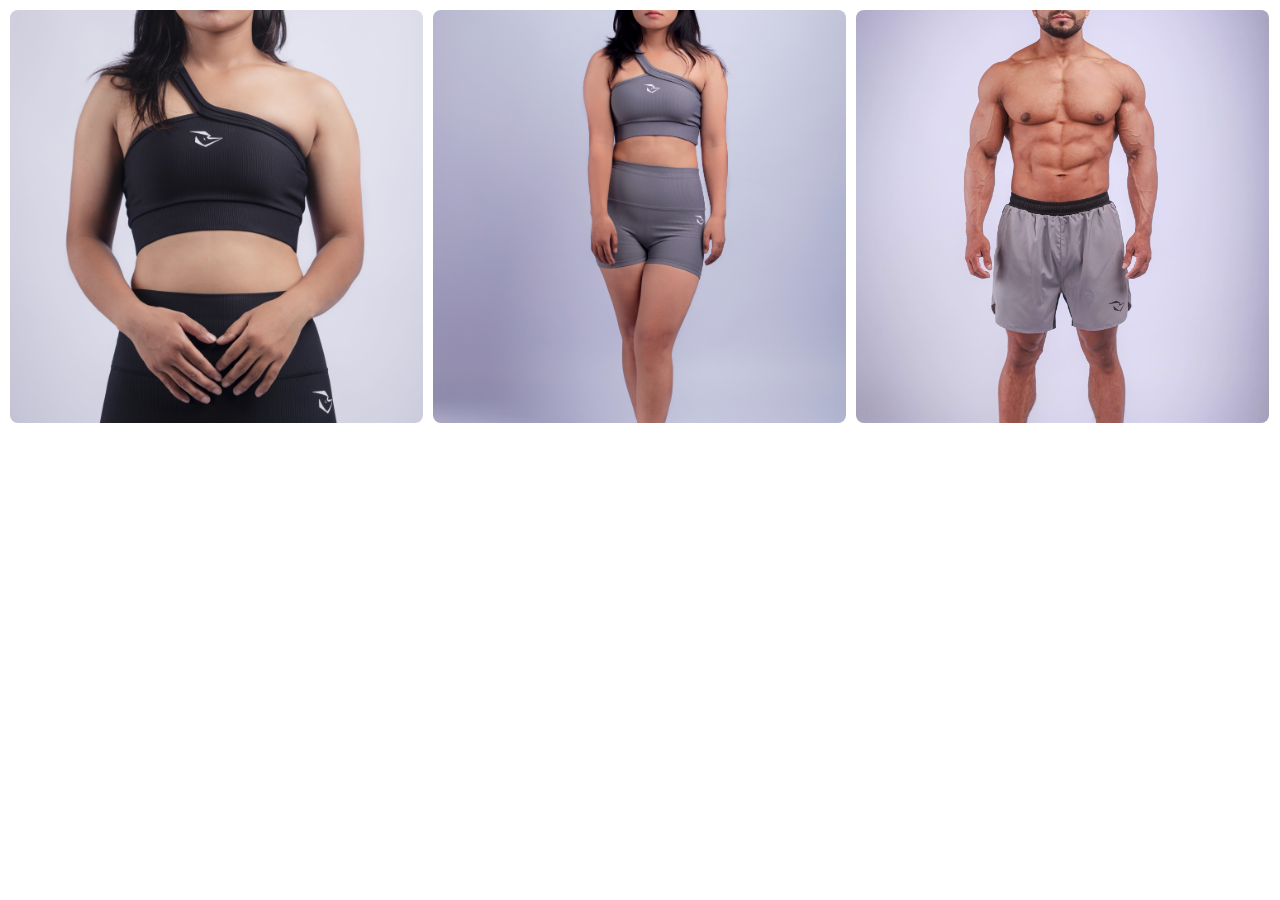
<file: addtocart.html>
<!DOCTYPE html>
<html lang="en">
<head>
    <meta charset="UTF-8">
    <meta name="viewport" content="width=device-width, initial-scale=1.0">
    <title>Responsive Image Gallery</title>
    <style>
        body {
            margin: 0;
            font-family: Arial, sans-serif;
        }

        .container {
            display: flex;
            gap: 10px;
            padding: 10px;
            overflow: hidden;
        }

        .image-container {
            display: flex;
            width: 100%;
        }

        .image-container img {
            height: auto;
            border-radius: 8px;
            flex-shrink: 0; 
        }

    
        @media (max-width: 767px) {
            .image-container {
                overflow-x: scroll;
                scroll-snap-type: x mandatory;
                -webkit-overflow-scrolling: touch;
            }

            .image-container img {
                scroll-snap-align: start;
            }

            .image-container img:first-child {
                width: 80%; 
                gap: 20px;
                padding-right: 20px;
            }

            .image-container img:nth-child(2) {
                width: 80%; 
                object-fit: cover;
                padding-right:20px ; 
              
            }

            .image-container img:nth-child(3) {
                width: 100%; 
            }
        }

        /* Tablet and Larger Screens */
        @media (min-width: 768px) {
            .image-container {
                overflow: hidden;
                gap: 10px; 
            }

            .image-container img {
                width: calc(33.33% - 7px); 
            }
        }
    </style>
</head>
<body>
    <div class="container">
        <div class="image-container">
            <img src="images/shop.jpg" >
            <img src="images/shop1.jpg" >
            <img src="images/shop3.jpeg" >
        </div>
    </div>

    <script>
        const imageContainer = document.querySelector('.image-container');

        let isSwiping = false;
        let startX = 0;
        let scrollLeft = 0;

        imageContainer.addEventListener('touchstart', (e) => {
            if (e.touches.length === 2) { // Detect two-finger touch
                isSwiping = true;
                startX = e.touches[0].pageX - imageContainer.offsetLeft;
                scrollLeft = imageContainer.scrollLeft;
            }
        });

        imageContainer.addEventListener('touchmove', (e) => {
            if (!isSwiping) return;
            e.preventDefault();
            const x = e.touches[0].pageX - imageContainer.offsetLeft;
            const walk = (x - startX) * 2; // Adjust swipe sensitivity
            imageContainer.scrollLeft = scrollLeft - walk;
        });

        imageContainer.addEventListener('touchend', () => {
            isSwiping = false;
        });
    </script>
</body>
</html>
</file>
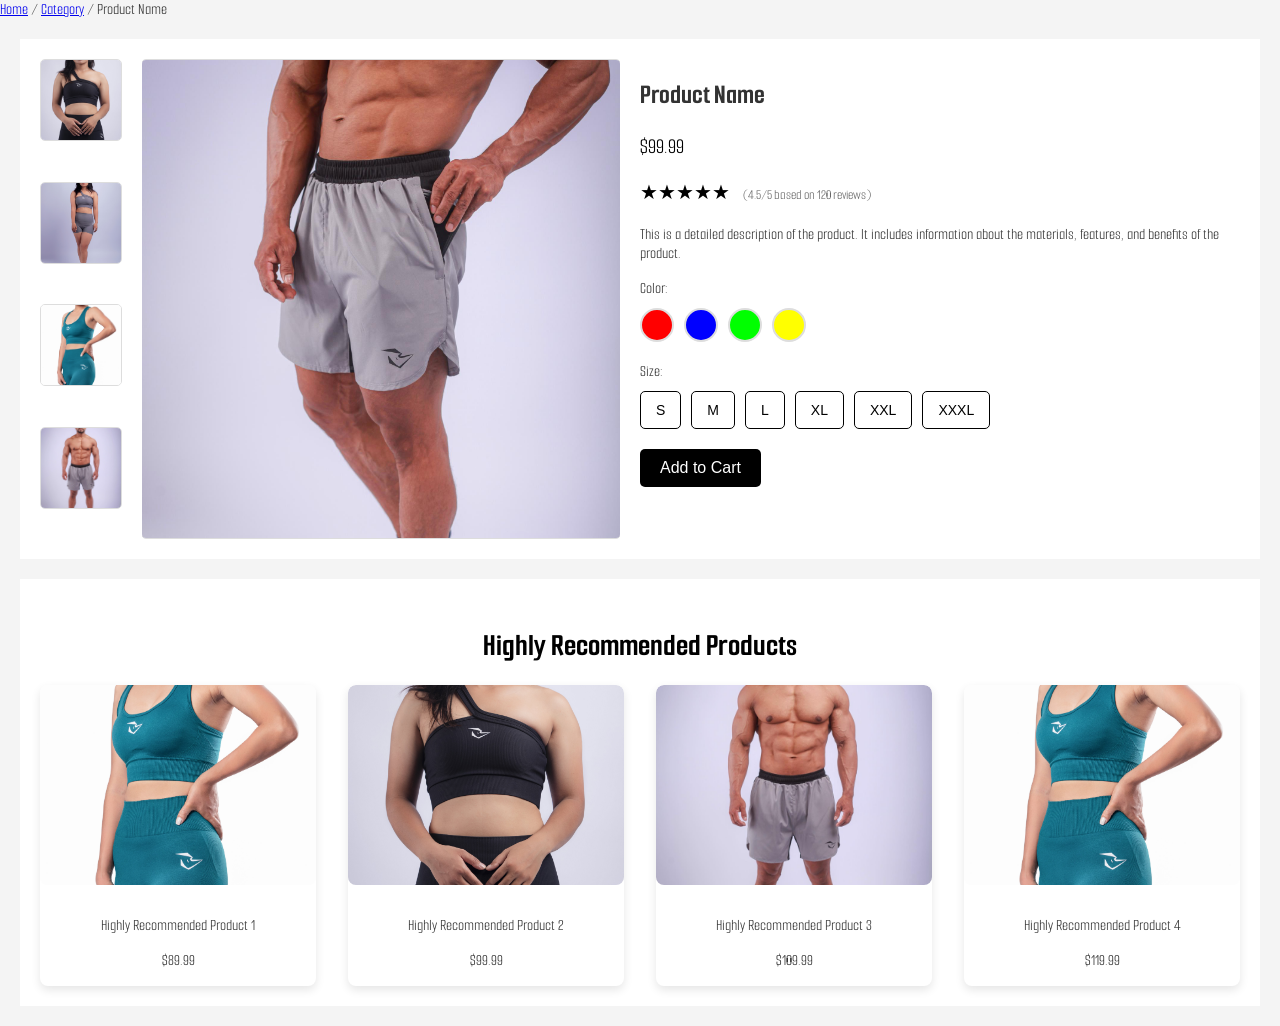
<file: cart.html>
<!DOCTYPE html>
<html lang="en">
<head>
    <meta charset="UTF-8">
    <meta name="viewport" content="width=device-width, initial-scale=1.0">
    <title>Product Page</title>
    <link href="https://fonts.googleapis.com/css2?family=Smooch+Sans&display=swap" rel="stylesheet">
    <style>
        /* Global Styles */
        body {
            font-family: 'Smooch Sans', sans-serif;
            margin: 0;
            padding: 0;
            background-color: #f4f4f4;
            color: #333;
        }

        /* Product Container */
        .product-container {
            display: flex;
            flex-wrap: wrap;
            padding: 20px;
            max-width: 1200px;
            margin: 20px auto;
            background-color: #fff;
        }

        .product-images {
    display: flex;
    gap: 20px;
    flex: 1;
}

        /* Thumbnail Images Section */
        .thumbnail-images {
    display: flex;
    flex-wrap: wrap; /* Allow thumbnails to wrap */
    gap: 10px; /* Space between thumbnails */
    flex: 0 0 80px;
    justify-content: flex-start; /* Ensure they align at the start */
}
.thumbnail-images img {
    width: 80px;
    height: 80px;
    border: 1px solid #ddd;
    border-radius: 5px;
    cursor: pointer;
    object-fit: cover;
}

        /* Main Image Container */
        .main-image {
            flex: 1;
            max-width: 500px;
            min-width: 200px;
            overflow: hidden;
            position: relative;
            display: flex;
            justify-content: center;
            align-items: center;
        }

        .main-image img {
            width: 100%;
            height: auto;
            border: 1px solid #ddd;
            border-radius: 5px;
            transition: transform 0.3s ease;
        }

        /* Zoom Effect on Hover */
        .main-image:hover img {
            transform: scale(1.2);
        }

        /* Product Details Section */
        .product-details {
            flex: 1;
            padding: 0 20px;
        }

        .product-details h1 {
            font-size: 28px;
            margin-bottom: 10px;
        }

        .product-details .price {
            font-size: 22px;
            color: #000;
            margin-bottom: 20px;
        }

        /* Star Ratings */
        .star-ratings {
            margin-bottom: 20px;
        }

        .star-ratings .stars {
            color: #000;
            font-size: 20px;
        }

        .star-ratings .rating-count {
            color: #666;
            font-size: 14px;
            margin-left: 10px;
        }

        /* Color Options */
        .color-options {
            margin-bottom: 20px;
        }

        .color-options label {
            font-size: 16px;
            margin-right: 10px;
        }

        .color-swatches {
            display: flex;
            gap: 10px;
            margin-top: 10px;
        }

        .color-swatch {
            width: 30px;
            height: 30px;
            border-radius: 50%;
            cursor: pointer;
            border: 2px solid #ddd;
        }

        .color-swatch.red {
            background-color: #ff0000;
        }

        .color-swatch.blue {
            background-color: #0000ff;
        }

        .color-swatch.green {
            background-color: #00ff00;
        }

        .color-swatch.yellow {
            background-color: #ffff00;
        }

        .color-swatch.selected {
            border: 2px solid #000;
        }

        /* Size Options */
        .size-options {
            margin-bottom: 20px;
        }

        .size-options label {
            font-size: 16px;
            margin-right: 10px;
        }

        .size-buttons {
            display: flex;
            gap: 10px;
            margin-top: 10px;
        }

        .size-button {
            padding: 10px 15px;
            border: 1px solid #000;
            background-color: #fff;
            cursor: pointer;
            border-radius: 5px;
            font-size: 14px;
            color: #000;
        }

        .size-button.selected {
            background-color: #000;
            color: #fff;
        }

        /* Add to Cart Button */
        .add-to-cart {
            background-color: #000;
            color: #fff;
            padding: 10px 20px;
            border: none;
            border-radius: 5px;
            font-size: 16px;
            cursor: pointer;
        }

        .add-to-cart:hover {
            background-color: #333;
        }

        /* Highly Recommended Products Section */
        .highly-recommended {
            max-width: 1200px;
            margin: 20px auto;
            padding: 20px;
            background-color: #fff;
        }

        .highly-recommended h2 {
            font-family: 'Smooch Sans', sans-serif;
            font-size: 32px;
            margin-bottom: 20px;
            text-align: center;
            color: #000;
        }

        .highly-recommended-grid {
            display: flex;
            gap: 20px;
            justify-content: space-between;
            flex-wrap: wrap;
        }

        .highly-recommended-product {
            text-align: center;
            width: 23%;
            box-shadow: 0 4px 10px rgba(0, 0, 0, 0.1);
            border-radius: 8px;
            transition: transform 0.3s ease, box-shadow 0.3s ease;
            overflow: hidden;
        }

        .highly-recommended-product:hover {
            transform: translateY(-5px);
            box-shadow: 0 8px 20px rgba(0, 0, 0, 0.15);
        }

        .highly-recommended-product img {
            width: 100%;
            height: 200px;
            object-fit: cover;
            border-radius: 8px;
            margin-bottom: 10px;
            transition: transform 0.3s ease;
            overflow: hidden; /* Prevents the zoomed part of the image from overflowing */
        }

        /* Zoom effect for "Highly Recommended" Images */
        .highly-recommended-product:hover img {
            transform: scale(1.2); /* Zoom in effect */
        }

        /* Media Queries for Responsiveness */
        @media (max-width: 768px) {
            .product-container {
                flex-direction: column;
            }

            .product-images {
                flex-direction: column;
                align-items: center;
            }

            .thumbnail-images {
                margin-bottom: 20px;
                display: flex;
                justify-content: center;
            }

            .main-image {
                width: 100%;
                max-width: 100%;
                margin-bottom: 20px;
            }

            .you-might-also-like-grid,
            .highly-recommended-grid {
                flex-direction: column;
                align-items: center;
            }

            .you-might-also-like-product,
            .highly-recommended-product {
                width: 80%;
            }
        }

        @media (max-width: 480px) {
            .product-details h1 {
                font-size: 20px;
            }

            .product-details .price {
                font-size: 18px;
            }

            .star-ratings .stars {
                font-size: 16px;
            }

            .size-button {
                padding: 8px 12px;
            }

            .add-to-cart {
                font-size: 14px;
            }

            .highly-recommended-product {
                width: 90%;
                margin-bottom: 20px;
            }

            .main-image img {
                width: 100%;
            }
        }
    </style>
</head>
<body>
    <!-- Breadcrumbs -->
    <div class="breadcrumbs">
        <a href="#">Home</a> / <a href="#">Category</a> / <span>Product Name</span>
    </div>

    <!-- Product Container -->
    <div class="product-container">
        <!-- Product Images Section -->
        <div class="product-images">
            <!-- Thumbnail Images on the Left -->
            <div class="thumbnail-images">
                <img src="images/shop.jpg" alt="Product View 1">
                <img src="images/shop1.jpg" alt="Product View 2">
                <img src="images/shop2.jpg" alt="Product View 3">
                <img src="images/shop3.jpeg" alt="Product View 4">
            </div>

            <!-- Main Image -->
            <div class="main-image">
                <img src="images/shop4.jpeg" alt="Main Product Image">
            </div>
        </div>

        <!-- Product Details Section -->
        <div class="product-details">
            <h1>Product Name</h1>
            <p class="price">$99.99</p>

            <!-- Star Ratings -->
            <div class="star-ratings">
                <span class="stars">★★★★★</span>
                <span class="rating-count">(4.5/5 based on 120 reviews)</span>
            </div>

            <p class="description">This is a detailed description of the product. It includes information about the materials, features, and benefits of the product.</p>

            <!-- Color Options -->
            <div class="color-options">
                <label>Color:</label>
                <div class="color-swatches">
                    <div class="color-swatch red" data-color="red"></div>
                    <div class="color-swatch blue" data-color="blue"></div>
                    <div class="color-swatch green" data-color="green"></div>
                    <div class="color-swatch yellow" data-color="yellow"></div>
                </div>
            </div>

            <!-- Size Options -->
            <div class="size-options">
                <label>Size:</label>
                <div class="size-buttons">
                    <button class="size-button" data-size="S">S</button>
                    <button class="size-button" data-size="M">M</button>
                    <button class="size-button" data-size="L">L</button>
                    <button class="size-button" data-size="XL">XL</button>
                    <button class="size-button" data-size="XXL">XXL</button>
                    <button class="size-button" data-size="XXXL">XXXL</button>
                </div>
            </div>

            <!-- Add to Cart Button -->
            <button class="add-to-cart">Add to Cart</button>
        </div>
    </div>

    <!-- Highly Recommended Products Section -->
    <div class="highly-recommended">
        <h2>Highly Recommended Products</h2>
        <div class="highly-recommended-grid">
            <div class="highly-recommended-product">
                <img src="images/img1.jpg" alt="Recommended Product 1">
                <p>Highly Recommended Product 1</p>
                <p class="price">$89.99</p>
            </div>
            <div class="highly-recommended-product">
                <img src="images/img2.jpg" alt="Recommended Product 2">
                <p>Highly Recommended Product 2</p>
                <p class="price">$99.99</p>
            </div>
            <div class="highly-recommended-product">
                <img src="images/shop3.jpeg" alt="Recommended Product 3">
                <p>Highly Recommended Product 3</p>
                <p class="price">$109.99</p>
            </div>
            <div class="highly-recommended-product">
                <img src="images/shop2.jpg" alt="Recommended Product 4">
                <p>Highly Recommended Product 4</p>
                <p class="price">$119.99</p>
            </div>
        </div>
    </div>

</body>
</html>
</file>
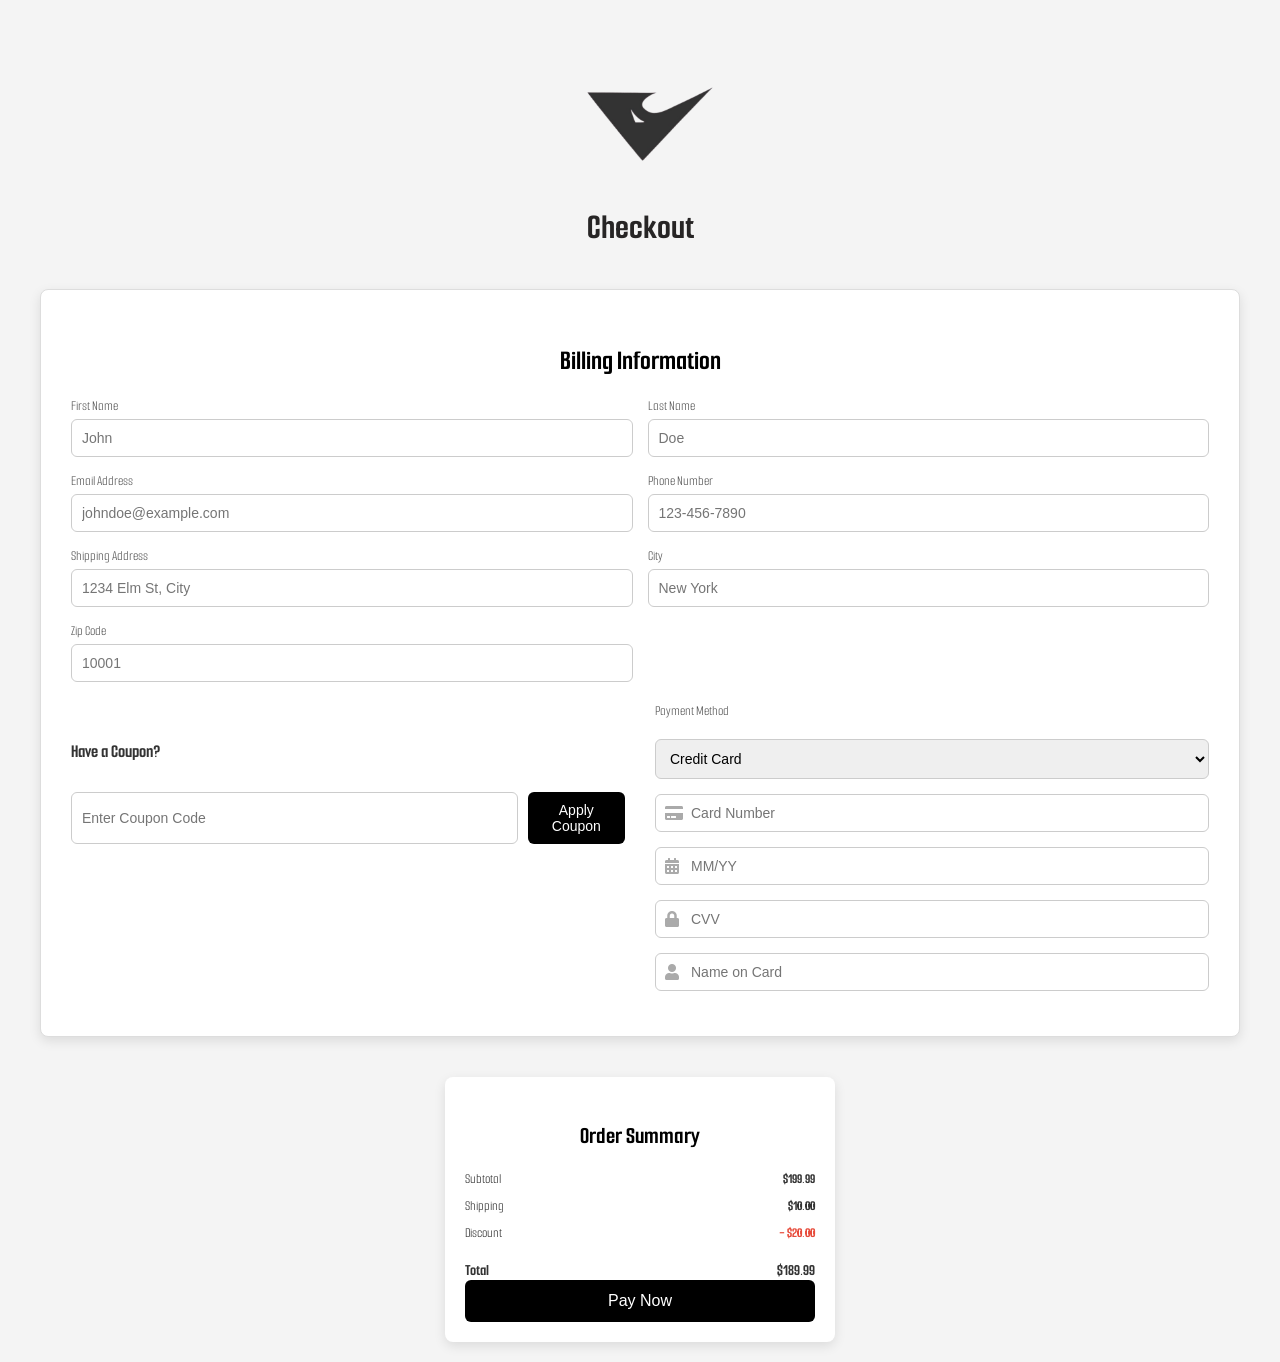
<file: checkout.html>
<!DOCTYPE html>
<html lang="en">
<head>
    <meta charset="UTF-8">
    <meta name="viewport" content="width=device-width, initial-scale=1.0">
    <title>Checkout Page</title>
    <link href="https://fonts.googleapis.com/css2?family=Smooch+Sans&display=swap" rel="stylesheet">
    <link href="https://cdnjs.cloudflare.com/ajax/libs/font-awesome/5.15.4/css/all.min.css" rel="stylesheet">
    <style>
        /* Global Styles */
        body {
            font-family: 'Smooch Sans', sans-serif;
            background-color: #f4f4f4;
            margin: 0;
            padding: 0;
            color: #333;
        }

        .container {
            width: 100%;
            max-width: 1200px;
            margin: 0 auto;
            padding: 20px;
        }

        /* Header */
        .header {
            text-align: center;
            padding: 40px 0;
         
            color: #272525;
        }

        .header h1 {
            font-size: 36px;
            margin: 0;
        }

        /* Checkout Form */
        .checkout-form {
            background-color: #fff;
            padding: 30px;
            box-shadow: 0 4px 12px rgba(0, 0, 0, 0.1);
            border-radius: 8px;
            margin-bottom: 40px;
            border: 1px solid #ddd;
        }

        .checkout-form h2 {
            font-size: 28px;
            margin-bottom: 20px;
            text-align: center;
            color: #000;
        }

        /* Compact Form Fields */
        .form-grid {
            display: grid;
            grid-template-columns: repeat(2, 1fr);
            gap: 15px;
            margin-bottom: 20px;
        }

        .input-group {
            margin-bottom: 0; /* Remove extra margin */
        }

        .input-group label {
            display: block;
            font-size: 14px;
            margin-bottom: 5px;
            color: #555;
        }

        .input-group input,
        .input-group select {
            width: 100%;
            padding: 10px;
            font-size: 14px;
            border: 1px solid #ccc;
            border-radius: 6px;
            box-sizing: border-box;
        }

        .input-group input:focus,
        .input-group select:focus {
            outline: none;
            border-color: #000;
        }

        /* Payment Section */
        .payment-section {
            display: flex;
            gap: 30px;
            justify-content: space-between;
            margin-top: 20px;
        }

        .payment-method {
            flex: 1;
            display: flex;
            flex-direction: column;
            gap: 15px;
        }

        .payment-method label {
            display: block;
            font-size: 14px;
            margin-bottom: 5px;
            color: #555;
        }

        .payment-method select {
            padding: 10px;
            font-size: 14px;
            border-radius: 6px;
            border: 1px solid #ccc;
        }

        .card-details .input-with-icon {
            position: relative;
            margin-bottom: 15px;
        }

        .card-details input {
            width: 100%;
            padding: 10px 10px 10px 35px; /* Added padding for icon */
            font-size: 14px;
            border: 1px solid #ccc;
            border-radius: 6px;
            box-sizing: border-box;
        }

        .card-details .input-with-icon i {
            position: absolute;
            top: 50%;
            left: 10px;
            font-size: 16px;
            color: #aaa;
            transform: translateY(-50%);
        }

        /* Coupon Code Section */
        .coupon-section {
            flex: 1;
            margin-top: 20px;
            display: flex;
            flex-direction: column;
            gap: 10px;
        }

        .coupon-input-group {
            display: flex;
            gap: 10px;
        }

        .coupon-input-group input {
            width: 100%;
            padding: 10px;
            font-size: 14px;
            border-radius: 6px;
            border: 1px solid #ccc;
        }

        .coupon-input-group button {
            padding: 10px 15px;
            background-color: #000;
            color: white;
            font-size: 14px;
            border: none;
            border-radius: 6px;
            cursor: pointer;
            transition: background-color 0.3s ease;
        }

        .coupon-input-group button:hover {
            background-color: #333;
        }

        /* Order Summary */
        .order-summary {
            background-color: #fff;
            padding: 20px;
            box-shadow: 0 4px 12px rgba(0, 0, 0, 0.1);
            border-radius: 8px;
            width: 350px;
            margin-left: auto;
            margin-right: auto;
        }

        .order-summary h3 {
            font-size: 24px;
            margin-bottom: 20px;
            color: #000;
            text-align: center;
        }

        .order-summary .summary-item {
            display: flex;
            justify-content: space-between;
            font-size: 14px;
            margin-bottom: 10px;
        }

        .order-summary .summary-item .price {
            font-weight: bold;
        }

        .order-summary .summary-item .price.discount {
            color: #e74c3c;
        }

        .order-summary .summary-item .price.total {
            font-size: 16px;
            color: #000;
        }

        .order-summary .total-section {
            margin-top: 20px;
            display: flex;
            justify-content: space-between;
            font-size: 16px;
            font-weight: bold;
            color: #333;
        }

        /* Pay Button */
        .pay-btn {
            width: 100%;
            background-color: #000;
            color: white;
            padding: 12px;
            font-size: 16px;
            border: none;
            border-radius: 6px;
            cursor: pointer;
            text-align: center;
            transition: background-color 0.3s ease;
        }

        .pay-btn:hover {
            background-color: #333;
        }

        /* Media Queries for Responsiveness */
        @media (max-width: 768px) {
            .form-grid {
                grid-template-columns: 1fr;
            }

            .payment-section {
                flex-direction: column;
                align-items: center;
            }

            .order-summary {
                width: 100%;
            }

            .coupon-input-group {
                flex-direction: column;
                width: 100%;
            }

            .coupon-input-group input {
                width: 100%;
            }
        }
    </style>
</head>
<body>

    <div class="container">
        <!-- Header -->
        <div class="header">
            <img style="width: 200px;" src="images/mainlogo.png" alt="">  <h1>Checkout</h1>
        </div>

        <!-- Checkout Form -->
        <div class="checkout-form">
            <h2>Billing Information</h2>

            <!-- Compact User Details Section -->
            <div class="form-grid">
                <div class="input-group">
                    <label for="first-name">First Name</label>
                    <input type="text" id="first-name" placeholder="John" required>
                </div>
                <div class="input-group">
                    <label for="last-name">Last Name</label>
                    <input type="text" id="last-name" placeholder="Doe" required>
                </div>
                <div class="input-group">
                    <label for="email">Email Address</label>
                    <input type="email" id="email" placeholder="johndoe@example.com" required>
                </div>
                <div class="input-group">
                    <label for="phone">Phone Number</label>
                    <input type="text" id="phone" placeholder="123-456-7890" required>
                </div>
                <div class="input-group">
                    <label for="address">Shipping Address</label>
                    <input type="text" id="address" placeholder="1234 Elm St, City" required>
                </div>
                <div class="input-group">
                    <label for="city">City</label>
                    <input type="text" id="city" placeholder="New York" required>
                </div>
                <div class="input-group">
                    <label for="zip">Zip Code</label>
                    <input type="text" id="zip" placeholder="10001" required>
                </div>
            </div>

            <!-- Payment Section -->
            <div class="payment-section">
                <!-- Coupon Code Section -->
                <div class="coupon-section">
                    <h3>Have a Coupon?</h3>
                    <div class="coupon-input-group">
                        <input type="text" placeholder="Enter Coupon Code" id="coupon-code">
                        <button type="button">Apply Coupon</button>
                    </div>
                </div>

                <!-- Payment Method Section -->
                <div class="payment-method">
                    <label for="payment-method">Payment Method</label>
                    <select id="payment-method">
                        <option value="credit-card">Credit Card</option>
                        <option value="paypal">PayPal</option>
                    </select>

                    <!-- Card Details -->
                    <div class="card-details">
                        <div class="input-with-icon">
                            <i class="fas fa-credit-card"></i>
                            <input type="text" placeholder="Card Number" id="card-number" required>
                        </div>
                        <div class="input-with-icon">
                            <i class="fas fa-calendar-alt"></i>
                            <input type="text" placeholder="MM/YY" id="expiry-date" required>
                        </div>
                        <div class="input-with-icon">
                            <i class="fas fa-lock"></i>
                            <input type="text" placeholder="CVV" id="cvv" required>
                        </div>
                        <div class="input-with-icon">
                            <i class="fas fa-user"></i>
                            <input type="text" placeholder="Name on Card" id="name-on-card" required>
                        </div>
                    </div>
                </div>
            </div>
        </div>

        <!-- Order Summary -->
        <div class="order-summary">
            <h3>Order Summary</h3>
            <div class="summary-item">
                <span>Subtotal</span>
                <span class="price">$199.99</span>
            </div>
            <div class="summary-item">
                <span>Shipping</span>
                <span class="price">$10.00</span>
            </div>
            <div class="summary-item">
                <span>Discount</span>
                <span class="price discount">- $20.00</span>
            </div>
            <div class="total-section">
                <span>Total</span>
                <span class="price total">$189.99</span>
            </div>
            <button class="pay-btn">Pay Now</button>
        </div>
    </div>

</body>
</html>
</file>
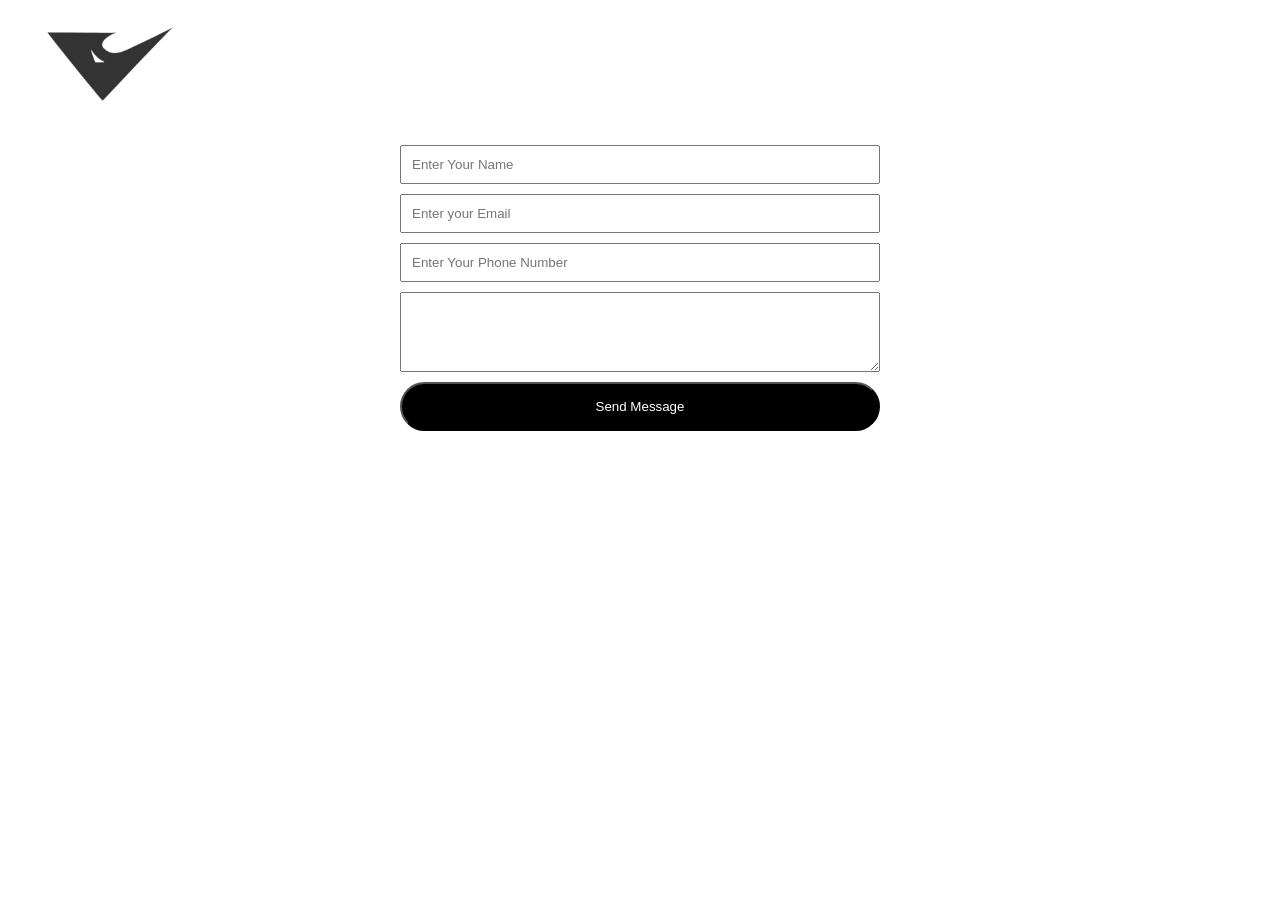
<file: contact.html>
<!DOCTYPE html>
<html lang="en">
<head>
  <meta charset="UTF-8">
  <link rel="stylesheet" href="style.css">
  <link rel="preconnect" href="https://fonts.googleapis.com">
  <link rel="preconnect" href="https://fonts.gstatic.com" crossorigin>
  <link href="https://fonts.googleapis.com/css2?family=Smooch+Sans:wght@100..900&display=swap" rel="stylesheet">
  <meta name="viewport" content="width=device-width, initial-scale=1.0">
  <title>Contact Us</title>
</head>
<body>
  <div><img width="200px" src="images/mainlogo.png"></div>
  <div class="contact-form">
    <input type="text" placeholder="Enter Your Name">
    <input type="text" placeholder="Enter your Email">
    <input type="text" placeholder="Enter Your Phone Number">
    <textarea>

    </textarea>
    <button class="send-btn">
      Send Message
    </button>


    
  </div>
  
</body>
</html>
</file>
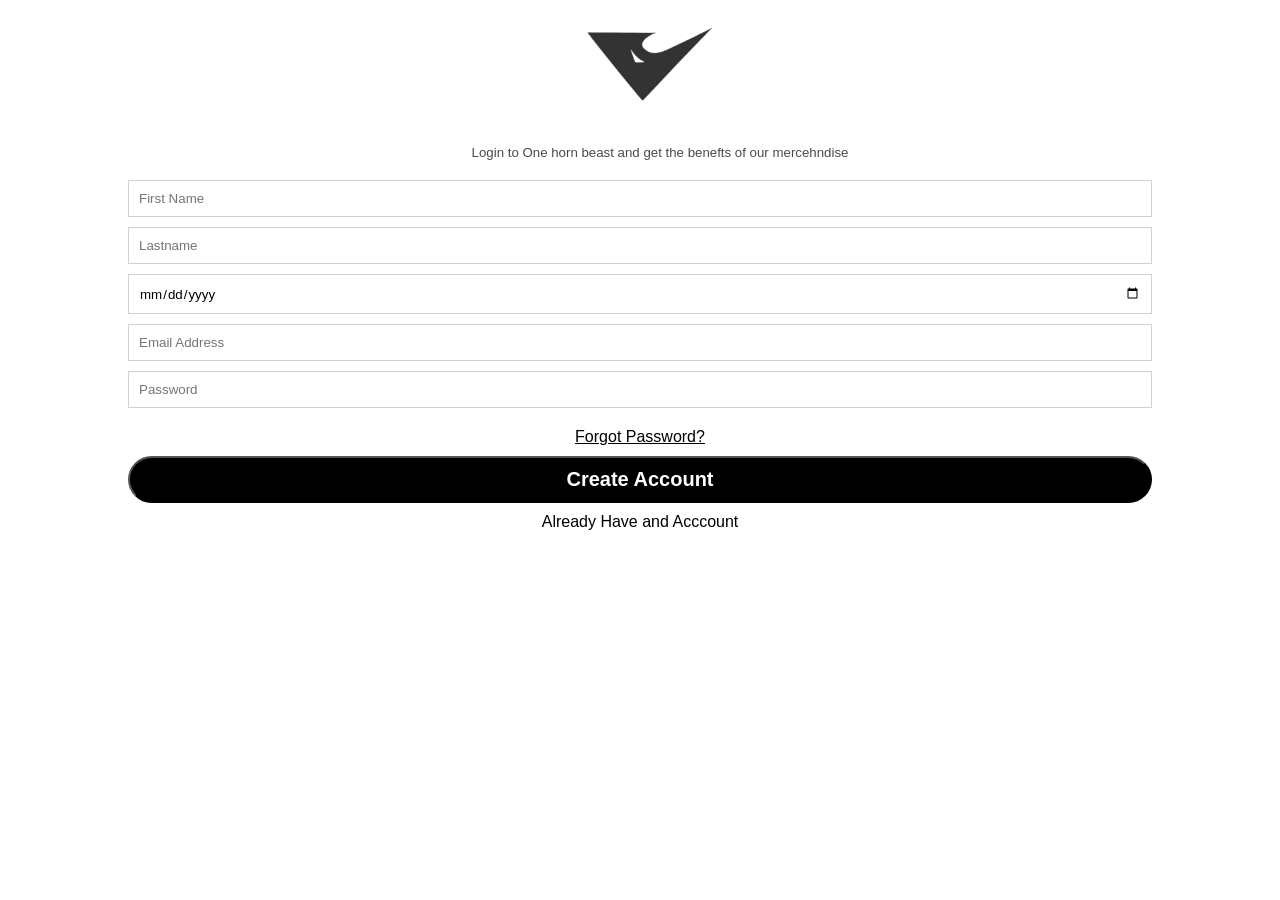
<file: signup.html>
<!DOCTYPE html>
<html lang="en">
<head>
  <meta charset="UTF-8">
  <meta name="viewport" content="width=device-width, initial-scale=1.0">
  <link rel="stylesheet" href="style.css">
  <link rel="preconnect" href="https://fonts.googleapis.com">
  <link rel="preconnect" href="https://fonts.gstatic.com" crossorigin>
  <link href="https://fonts.googleapis.com/css2?family=Smooch+Sans:wght@100..900&display=swap" rel="stylesheet">
  <title>Sign Up</title>
</head>
<body>
  <div class="signup">
    <div><img width="200px" src="images/mainlogo.png"></div>
    <div><h5>Login to One horn beast and get the benefts of our mercehndise</h5></div>
  </div>
  <div class="login">
    <input type="text" placeholder="First Name">
    <input type="text" placeholder="Lastname">
    <input type="date" placeholder="Date of Birth">
    <input type="text" placeholder="Email Address">
    <input type="password" placeholder="Password">
    <a href="">Forgot Password?</a>
    <button class="signup-btn">
      <h2>Create Account</h2>
    </button>
    <p>Already Have and Acccount</p>
  
  </div>
</body>
</html>
</file>
<file: style.css>
* {
  margin: 0;
  padding: 0;
  box-sizing: border-box;
  overflow-x: hidden !important;
  font-family: "Teko", sans-serif;
}
.login-register {
  display: flex;
  flex-direction: row;
  gap: 1.25rem;
  padding-top: 1.5625rem;
  display: none;
}
.product-card img {
  width: 100%;
  height: 300px;
}
.nav-bar-menu {
  display: flex;
  flex-direction: row;
  justify-content: space-between;
  align-items: center;
  gap: 15px;
}
.container-news-ticker {
  position: relative;
  top: 2.9375rem;
  width: 100%;
  height: 7.8125rem;
  background-color: #ebebeb;
  overflow: hidden;
  display: grid;
  place-items: center;
  margin-top: -0.4rem;
}

.ticker {
  width: 100%;
  position: absolute;
  top: 0;
  left: 0;
  animation: scroll-up 15s linear infinite;
}

.ticker p {
  margin: 0;
  height: 7.8125rem;
  display: grid;
  place-items: center;
  color: black;
  font-weight: 300;
  font-size: 1.125rem;
  width: 100%;

  padding: 0 1.25rem;
}

@keyframes scroll-up {
  0%,
  20% {
    transform: translateY(0);
  }
  25%,
  45% {
    transform: translateY(-125px);
  }
  50%,
  70% {
    transform: translateY(-250px);
  }
  75%,
  95% {
    transform: translateY(-375px);
  }
  100% {
    transform: translateY(-500px);
  }
}

.product-card {
  background-color: #fff;
  display: flex;
  flex-direction: column;
  overflow: hidden;
  width: 500px;
  height: 100px;
  position: relative;
}

.fa-cart-plus {
  font-size: 22px;
}
.categories {
  display: flex;
  flex-direction: row;
  
  padding-bottom: 1.375rem;
  flex-wrap: wrap;
  gap: 2rem;

  @media screen and (min-width: 768px) {
    display: flex;
    flex-direction: row;
    justify-content: space-evenly;
  }
}
.product-flex {
  display: flex;
  flex-direction: row;
  justify-content: space-evenly;

  gap: 0.625rem;
  @media screen and (max-width: 468px) {
    flex-direction: column;
  }
}
.models img {
  height: 400px;
}
/* Product Image */
.product-image {
  position: relative;
}

.product-image img {
  width: 100%;

  object-fit: cover;
  transition: 0.3s ease;

  overflow-y: hidden;
}

.product-image .hover-img {
  position: absolute;
  top: 0;
  left: 0;
  opacity: 0;
  width: 100%;
  height: 100%;
  object-fit: cover;
  transition: opacity 0.2s ease;
}

.product-image .main-img {
  position: absolute;
  top: 0;
  left: 0;

  width: 100%;
  height: 100%;
  object-fit: cover;
  transition: opacity 0.2s ease;
}
.product-image:hover .main-img {
  opacity: 0;
}

.product-image:hover .hover-img {
  opacity: 1;
}

.wishlist {
  position: absolute;
  top: 0.625rem;
  right: 2rem;

  padding: 0.5rem;
  border-radius: 49%;

  z-index: 2;
}

.wishlist i {
  color: white;
  font-size: 1.5rem;
  top: 20px;
  right: 20px;
}
.parallax {
  display: flex;
  flex-direction: row;
  justify-content: center;
}

.size-options {
  position: absolute;
  bottom: 0;
  left: 0;
  width: 100%;
  display: flex;
  justify-content: center;
  gap: 0.375rem;
  padding: 0.75rem 0;
  background-color: none;

  opacity: 0;
  transition: opacity 0.3s ease;
}

.size-options .size-box {
  padding: 0.625rem 0.625rem;

  font-size: 1.75rem;
  cursor: pointer;
  color: #fcfafa;
}

.size-options .size-box:hover {
  background-color: #f39c12;
  color: #fff;
}

.product-name {
  font-size: 1.125rem;
  font-weight: 500;
  color: #1b1a1a;
  margin-bottom: 0.625rem;
}

.product-price {
  font-size: 1.5rem;
  color: #242424;
  padding-bottom: 50px;
}
.product-price,
.product-rating {
  margin-top: -1rem;
}
.product-price {
  margin-left: -0.5rem;
}

.product-rating {
  margin-bottom: 0.9375rem;
}

.product-rating .star {
  color: #7c7a7a;
  font-size: 1.375rem;
}

.product-actions {
  display: flex;
  justify-content: center;
}

.add-to-cart {
  background-color: #ebebeb;
  color: black;
  border: none;
  outline: none;
  padding: 15px 25px;
  font-size: 0.9375rem;
  width: 300px;
  cursor: pointer;
  display: flex;
  align-items: center;
  justify-content: center;
}
.add-to-cart:hover {
  background-color: #dedcdc;
}
.add-to-cart i {
  margin-right: 0.3125rem;
}

.product-card:hover .size-options {
  opacity: 1;
}

.navbar {
  display: flex;
  flex-direction: row !important;
  justify-content: center;
  align-items: center;
  flex-wrap: wrap;

  padding: 3.75rem 0rem;
  background-color: white;
  position: relative;

  @media screen and (max-width: 468px) {
    display: flex;
    flex-direction: column;
    align-items: center;
    justify-content: center;

    flex-wrap: wrap;
  }
  .nav-bar-menu {
    display: flex;
    flex-direction: row;
    justify-content: center;
    align-items: center;
  }
}

.search-container input {
  padding: 0.3125rem;
  width: 18.75rem;
  border: 0.0625rem solid #ccc;
  border-radius: 1.25rem;
}

.hamburger-menu {
  display: none;
  cursor: pointer;
  flex-direction: column;
  justify-content: left;
  gap: 0.3125rem;
}

.hamburger-menu span {
  width: 1.5625rem;
  height: 0.1875rem;
  background-color: #333;
  border-radius: 5px;
}

/* Side Menu */
.side-menu {
  position: fixed;
  top: 0;
  left: -250px;
  width: 230px;
  height: 100%;
  background-color: #333;
  color: white;
  transition: 0.3s;
  z-index: 999;
}

.side-menu.active {
  left: 0;
}

.side-menu ul {
  list-style: none;
  padding: 20px;
}

.side-menu ul li {
  padding: 10px 0;
  border-bottom: 1px solid #444;
}

.side-menu ul li a {
  color: white;
  text-decoration: none;
  font-size: 18px;
}

@media (max-width: 768px) {
  .product-card {
    width: 220px;
  }

  .product-name {
    font-size: 14px;
  }

  .product-price {
    font-size: 12px;
  }

  .size-options .size-box {
    font-size: 12px;
  }

  .add-to-cart {
    font-size: 12px;
  }
}

.navbar {
  flex-direction: column;
}

.search-container input {
  width: 200px;
  margin-bottom: 10px;
}

.nav-icons {
  display: none;
}

.hamburger-menu {
  display: flex;
}

.side-menu {
  top: 0;
  left: -250px;
  width: 250px;
  height: 100%;
}

.topbar {
  background-color: #28142c;
  color: white;
  text-align: center;
  text-decoration: underline;
  padding: 8px;
}
.btn-getStarted {
  position: absolute;
  font-size: 17px;
  border: 1px solid white;
  background-color: transparent;
  color: white;
  padding: 14px;
  transition: 0.3s ease-in-out;
}
.intro-section {
  position: relative;
  margin-top: 80px;
}
.image {
  position: absolute;
  top: -30px;
  left: 10%;
}
.intro-section img {
  width: 100%;
  height: 470px;
  object-fit: cover;
}
.imageandtext {
  position: absolute;
  z-index: 999px;
  color: white;
  top: 20%;
  left: 20%;
  text-align: left;
}
.btn-getStarted:hover {
  background-color: white;
  color: black;
  cursor: pointer;
}
.iamgeandtext h1,
p {
  display: flex;
  align-items: center;
  padding: 10px;
}

.fa-magnifying-glass {
  border: 1px solid black;
  padding: 5px;
  border-radius: 20px;
}
.shop-now {
  display: flex;
  flex-direction: column;
  justify-content: space-evenly;
  gap: 20px;
  margin: 20px;
  padding-left: 25px;
}
/* image introuction */
/* sticky menu  */

.product-card {
  width: 300px;
  height: 280px;
  overflow: hidden;
  background-color: white;
  gap: 2px;

  @media screen and (max-width: 468px) {
    width: 300px !important;
    margin-bottom: 38px !important;
  }
}

.product-card img {
  width: 100%;

  object-fit: cover;

  top: 0;
  left: 0;
  position: relative;
  @media screen and (max-width: 468px) {
    position: relative;
  }
}

.product-card .image-second {
  opacity: 0;
}

.product-card:hover .image-first {
  opacity: 0;
}

.product-card:hover .image-second {
  opacity: 1;
}

.product-card .info {
  position: absolute;
  bottom: 20px;
  left: 20px;
  color: white;
}
.product-detail .fa-cart-shopping {
  display: block;
  position: absolute;
  top: 14px;
  left: 11px;
  color: white;
  background-color: black;
  padding: 13px;
  font-size: 30px;
  border-radius: 30px;
}

.product-card .info h3 {
  font-size: 24px;
  margin-top: -20px;
}

.navbar {
  display: flex;
  justify-content: flex-end;
  padding: 10px;
  position: fixed;
  top: 0;
  z-index: 999;
  right: 0;
  left: 0;
}

.dropdown-button {
  background: none;
  border: none;
  cursor: pointer;
}
.dropdown-content {
  display: none;
  position: absolute;
  top: -90px;
  right: 0;
  padding: 0;
  margin-top: 80px;
  z-index: 999;
}

.dropdown:hover .dropdown-content {
  display: block;
}

.image-section {
  display: flex;
  flex-direction: row;
  justify-content: space-around;
  margin: 5px;

  @media screen and (max-width: 468px) {
    display: flex;
    flex-direction: column !important;
    justify-content: center;
  }
}
.image-section img {
  display: flex;
  flex-direction: row !important;

  object-fit: contain;
  gap: 30px;

  height: 540px;
  width: 480px;
  object-fit: cover;
}
.new-drop-section {
  display: flex;

  flex-direction: column;
  justify-content: center;
  align-items: center;
}
.new-drop-section img {
  width: 300px;
  height: 400px;
}
.image-section h2 {
  text-align: center;
  text-decoration: underline;
  margin-top: -90px;
}

.navbar {
  display: flex;
  justify-content: center;
  align-items: center;
  padding: 0px 20px;
  background-color: #fbfbfb;

  color: black;
  margin: -24px 0px;
}

.navbar .logo img {
  width: 120px;
  padding-top: 20px;
  height: auto;
}

.search-bar {
  display: flex;
  align-items: center;
  background-color: #f7f5f5;
  padding: 5px;
  border-radius: 20px;
}

.search-bar input {
  border: 1px solid rgb(149, 144, 144);
  padding: 8px;
  border-radius: 20px;
  width: 220px;
  margin-right: 5px;
  background-color: #f6f1f1;
  color: white;
}

.search-bar button {
  background-color: #101010;
  padding: 8px;
  border-radius: 50%;
  cursor: pointer;
  color: white;
}

.search-bar button i {
  font-size: 16px;
}

.navbar-buttons {
  display: flex;
  align-items: center;
}

.navbar-buttons button {
  background-color: transparent;
  color: rgb(0, 0, 0);
  padding: 8px;
  margin-left: 10px;
  cursor: pointer;
  border-radius: 5px;
  font-size: 14px;
  display: flex;
  align-items: center;
}

.navbar-buttons button i {
  font-size: 18px;
}

.navbar-buttons button:hover {
  background-color: #f1c40f;
  border-color: #f1c40f;
  color: #000;
}

.hamburger-menu {
  display: none;
  flex-direction: column;
  cursor: pointer;
}

.hamburger-menu .bar {
  width: 25px;
  height: 3px;
  margin: 5px 0;
  background-color: #fff;
}

.mobile-menu {
  position: fixed;
  top: 0;
  left: -250px;
  width: 250px;
  height: 100%;
  background-color: #000;
  color: white;
  transition: 0.3s ease;
  z-index: 999;
  padding-top: 60px;
}

.mobile-menu.active {
  left: 0;
}

.mobile-nav-links {
  list-style: none;
  padding: 0;
  text-align: center;
}

.mobile-nav-links li {
  margin: 20px 0;
}

.mobile-nav-links li a {
  color: white;
  text-decoration: none;
  font-size: 18px;
  display: block;
  padding: 10px;
  display: hidden;
}

.mobile-nav-links li a:hover {
  background-color: #f39c12;
  color: #000;
}

.mobile-buttons {
  display: flex;
  flex-direction: column;
  align-items: center;
  padding-bottom: 20px;
}

.mobile-buttons button {
  margin: 10px 0;
  width: 80%;
}

@media (max-width: 768px) {
  .nav-links {
    display: none;
  }

  .navbar-buttons {
    display: none;
  }

  .search-bar {
    display: none;
  }

  .hamburger-menu {
    display: flex;
  }

  .mobile-menu.active {
    left: 0;
  }

  .mobile-nav-links li {
    margin: 20px 0;
  }
  .product-container {
    display: flex;
    overflow-x: scroll;
    scroll-snap-type: x mandatory;

    margin: 0;
    padding: 0;
  }

  .product-card {
    flex: 0 0 100%;
    scroll-snap-align: start;
    height: 400px;
    margin: 0;
    overflow-y: hidden;
  }

  .product-image {
    width: 100%;
    height: 100vh;
  }

  .product-container {
    gap: 0;
  }

  .shop-now {
    font-size: 0.9em;
  }
}

.footer {
  background-color: #fff;
  color: #fff;
  padding: 38px 22px;
  color: black;
}

.footer-container {
  display: flex;
  flex-direction: column;
  flex-wrap: wrap;
  justify-content: space-between;
  @media screen and (min-width: 768px) {
    display: flex;
    flex-direction: row;
    justify-content: space-evenly;
  }
}

.footer-section {
  flex: 1;
  margin: 10px;
}

.footer-section h4 {
  font-size: 18px;
  margin-bottom: 10px;
  color: black;
}

.footer-section ul {
  list-style: none;
  padding: 0;
  color: black;
}

.footer-section ul li {
  margin-bottom: 8px;
}

.footer-section ul li a {
  text-decoration: none;
  font-size: 18px;
  color: black;
}

.footer-section ul li {
  color: black;
  text-decoration: none;
  font-size: 18px;
}

.product-card .info p {
  font-size: 16px;
  font-weight: bold;
}

.login {
  display: flex;
  flex-direction: column;
  justify-content: center;
  align-items: center;
  padding-top: 20px;
}

.login input {
  padding: 10px;

  border: 1px solid rgb(214, 208, 208);
  margin-bottom: 10px;
  width: 80%;
}
.signup-btn {
  background-color: black;
  color: white;
  padding: 10px;
  width: 80%;
  border-radius: 40px;
}
.login a {
  margin: 10px 0px;
  color: black;
}
.login h5 {
  padding-top: 10px;
}
.signup {
  display: flex;
  flex-direction: column;
  align-items: center;
  justify-content: center;
}
.signup h5 {
  padding-left: 40px;
}
.no-account {
  display: flex;
  flex-direction: row;
  justify-content: center;
  padding-top: 10px;
}
.categories {
  padding-left: 20px;
}

.categories img {
  margin-left: -50px;
}

.contact-form {
  display: flex;
  flex-direction: column;
  margin: 0px 50px;
}
.contact-form input {
  margin-bottom: 10px;
}
.contact img {
  @media only screen and (min-width: 768px) {
    display: flex;
  }
}

.send-btn {
  background-color: black;
  color: white;
  padding: 6px;
  margin-top: 10px;
  border-radius: 50px;
}
textarea {
  height: 80px;
  width: 100%;
}

.Navbar {
  display: flex;
  flex-direction: row;
  justify-content: flex-end;
  align-items: center;
  position: absolute;
  top: 40px;
  left: 0;
  z-index: 999;
  gap: 890px;
}
.Navbar i {
  color: white;
  font-size: 30px;
  padding-right: 20px;
}
.categories h3,
h5 {
  color: rgb(76, 73, 73);
  font-weight: 200;
}

.contact-form input {
  padding: 10px;
}
.send-btn {
  padding: 15px;
}

.product-container {
  display: grid;
  grid-template-columns: repeat(4, 1fr);
  width: 100%;
  max-width: 100%;
  grid-gap: 0;
  margin: 0;
  padding: 0;
}

.product-card {
  position: relative;

  border: 1px solid #ddd;
  height: 400px;
  display: flex;
  justify-content: center;
  align-items: center;
  background-color: #fff;
  margin: 0;
}
.product-image {
  width: 100%;
  height: 100%;
  object-fit: cover;
  transition: filter 0.3s ease;
  margin: 0;
}

.overlay-text {
  position: absolute;
  bottom: 20px;
  left: 0;
  width: 100%;
  color: black;
  text-align: center;
  padding: 10px;
  background-color: rgba(255, 255, 255, 0.8);
  font-size: 1.2em;
  font-family: "Teko", sans-serif;
  transition: bottom 0.3s ease, background-color 0.3s ease;
}

.product-card:hover .overlay-text {
  bottom: 50px;
  background-color: rgba(255, 255, 255, 0.95);
}

.shop-now {
  display: flex;
  align-items: center;
  justify-content: center;
  margin-top: 5px;
  font-size: 1em;
}

.shop-now::after {
  content: "\279C";
  margin-left: 5px;
  font-weight: bold;
  transition: color 0.3s ease;
}

.product-card:hover .shop-now::after {
  color: rgba(0, 0, 0, 0.8);
}

@media (max-width: 480px) {
  .footer-container {
    padding: 20px;
  }

  .footer-section h4 {
    font-size: 16px;
  }

  .footer-section ul li {
    font-size: 14px;
  }
}

.parallax {
  position: relative;
  background-image: url("images/three.jpeg");
  min-height: 400px;
  background-attachment: fixed;
  background-position: center;
  background-repeat: no-repeat;
  background-size: cover;
}
.product-cta {
  position: absolute;
  top: 50%;
  left: 50%;
  transform: translate(-50%, -50%);
}
.cta-btn {
  background-color: white;
  color: black;
  font-size: 30px;
  padding: 13px;
  border-radius: 120px;
  width: 200px;
  height: auto;
  border: none;
  outline: none;
}
.product-cta h3 {
  color: white;
  font-size: 40px;
}
.footer-container {
  padding: 20px;
}

.footer-section h4 {
  font-size: 16px;
}

@media (max-width: 1024px) {
  .product-container {
    display: flex;
    overflow-x: auto;
    scroll-snap-type: x mandatory;
    -webkit-overflow-scrolling: touch;
    margin: 0;
    padding: 0;
    gap: 0;
  }

  .product-card {
    flex: 0 0 auto;
    width: 100%;
    scroll-snap-align: start;
    height: auto;
   
  }

  .product-image {
    width: 100%;
    height: 350px;
  }

  .shop-now {
    font-size: 0.9em;
  }
}

.footer-info {
  display: flex;
  flex-direction: row;
  justify-content: flex-start;
}
.shop-now {
  display: flex;
  flex-direction: column;
}
@media (min-width: 768px) {
  .image-section {
    display: flex;
    flex-direction: row;
    justify-content: space-around;
  }
  .contact-form {
    display: flex;
    flex-direction: column;
    margin: 10px 180px;
  }
  .new-drop-section {
    display: flex;
    flex-direction: row;
    justify-content: center;
    align-items: center;
  }
  .new-drop-section img {
    width: 30rem;
    height: 35.625rem;
    object-fit: cover;
  }
}
@media (min-width: 768px) and (max-width: 1024px) {
  .product-flex {
    /* display: flex;
    flex-direction: column; */
    display: grid;

    margin: 4.125rem;
    gap: 2.5rem;
  }
  .product-container > div {
    flex-shrink: 0;
    width: 450px;
    scroll-snap-align: start;
  }

  .contact-form {
    display: flex;
    flex-direction: column;
    margin: 0.625rem 11.25rem;
  }
  .product-image img {
    object-fit: contain;
  }

  .new-drop-section {
    display: flex;
    flex-direction: column;
  }

  .logo {
    order: -1;
    padding-right: 100px;
    padding-left: 100px;
  }
  .navbar {
    display: flex;
    justify-content: space-evenly;
    align-items: center;
    /* padding: 0px 20px; */
    background-color: #fbfbfb;

    color: black;
    /* margin: -24px 0px; */
  }
}

@media (min-width: 1023px) {
  .contact-form {
    display: flex;
    flex-direction: column;
    margin: 0rem 25rem;
  }
}

@media (min-width: 1440px) {
  .contact-form {
    display: flex;
    flex-direction: column;
    margin: 0rem 25rem;
  }
  .login-register {
    display: flex;
    flex-direction: row;
  }
  .nav-bar-menu {
    display: flex;
    flex-direction: row;
    justify-content: center;
    align-items: center;
    gap: 10px;
  }
  .logo {
    order: -1;

    padding-right: 535px;
  }
}
@media only screen and (min-width: 1900px) {
  .contact-form {
    display: flex;
    flex-direction: row;
    margin: 0rem 62.5rem;
  }
  .login-register {
    display: flex;
    flex-direction: row;
  }
  .product-card {
    display: flex;
    flex-direction: column;
    justify-content: center;
  }
  @media only screen and (max-width: 468px) {
    .ticker p {
      display: absolute;
      top: 90%;
    }
  }
}
@media (min-width: 2559px) {
  .product-card {
    width: 37.5rem;
    height: 43.75rem;
  }
  .new-drop-section img {
    width: 50rem;
    height: 68.75rem;
  }

  .login-register {
    display: flex;
    flex-direction: row;
  }
}
</file>
